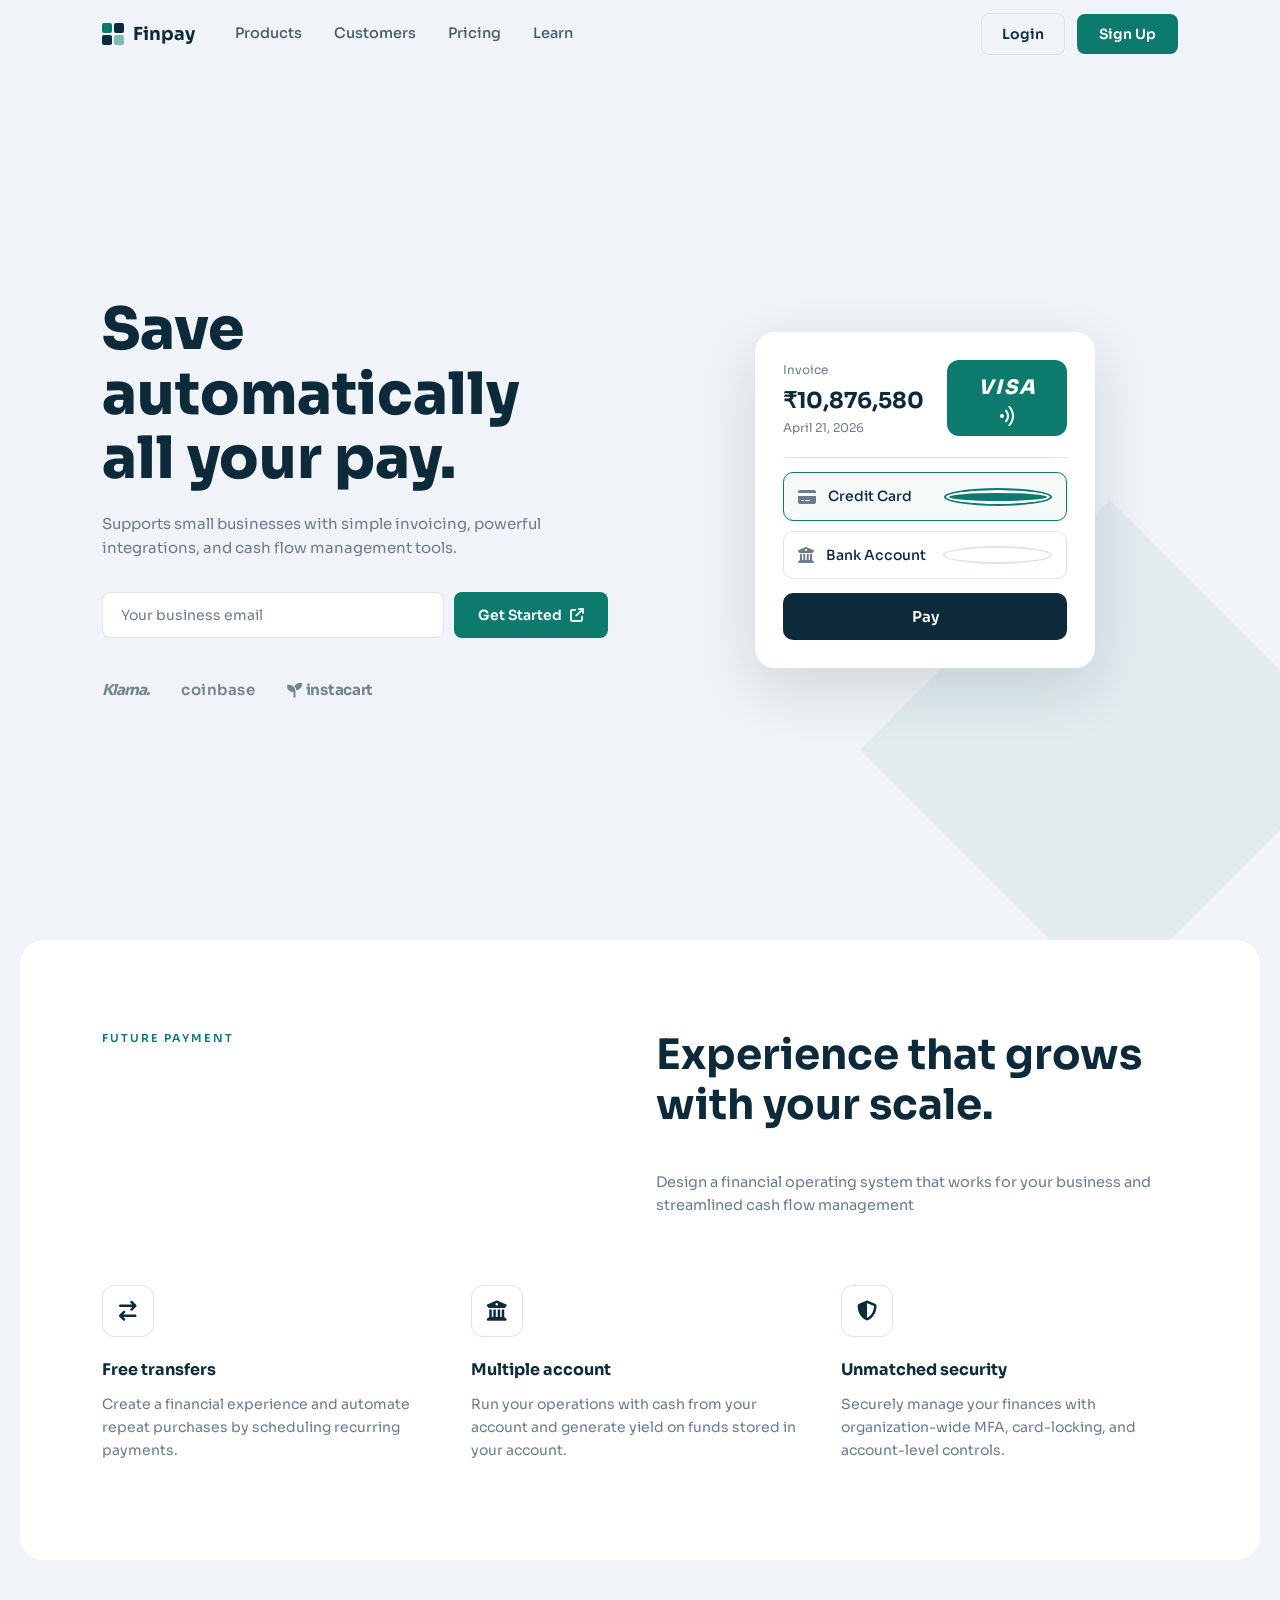
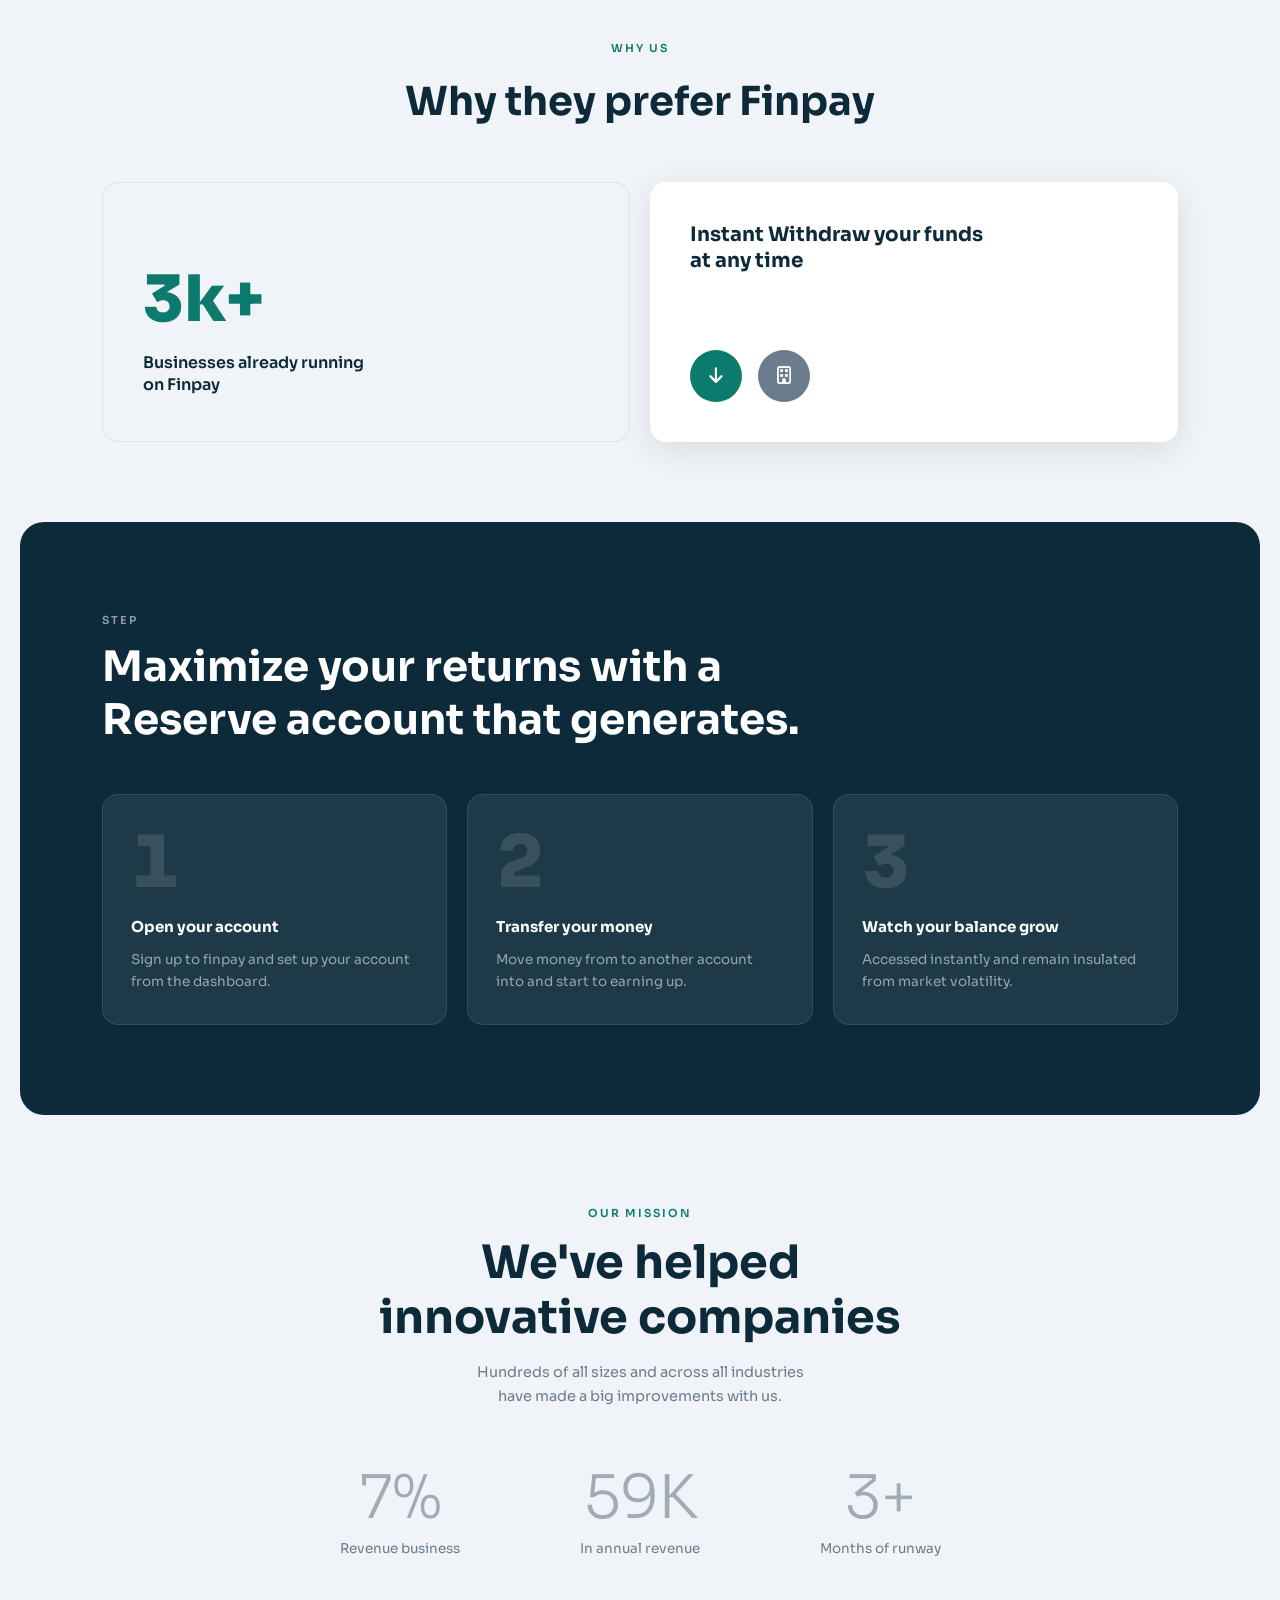
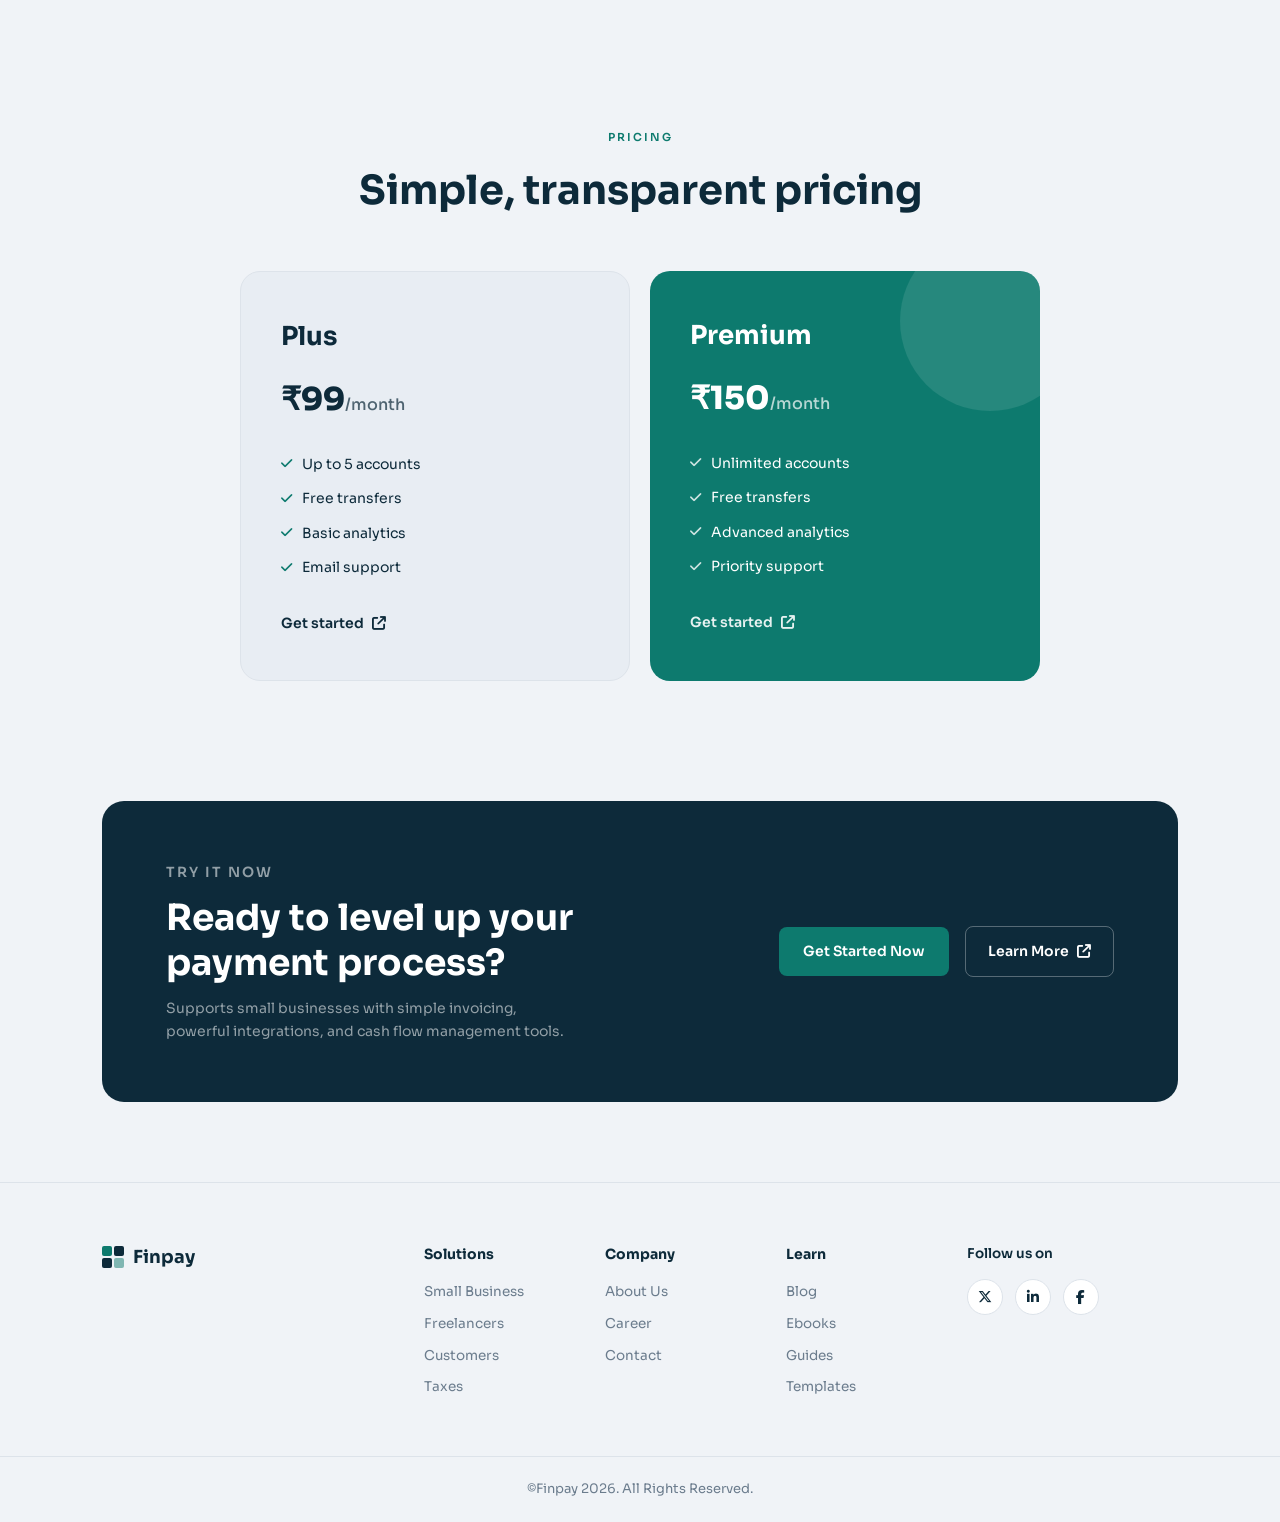
<file: Task1/index.html>
<!DOCTYPE html>
<html lang="en">
<head>
  <meta charset="UTF-8" />
  <meta name="viewport" content="width=device-width, initial-scale=1.0" />
  <title>Finpay – Save automatically all your pay.</title>
  <link rel="stylesheet" href="styles.css" />
  <link rel="preconnect" href="https://fonts.googleapis.com" />
  <link rel="preconnect" href="https://fonts.gstatic.com" crossorigin />
  <link href="https://fonts.googleapis.com/css2?family=Sora:wght@300;400;500;600;700;800&display=swap" rel="stylesheet" />
  <link rel="stylesheet" href="https://cdnjs.cloudflare.com/ajax/libs/font-awesome/6.5.0/css/all.min.css" />
</head>
<body>

  <!-- NAVBAR -->
  <header class="navbar" id="navbar">
    <div class="nav-inner">
      <a href="#" class="logo">
        <svg width="22" height="22" viewBox="0 0 22 22" fill="none" xmlns="http://www.w3.org/2000/svg">
          <rect width="10" height="10" rx="2" fill="#0d7a6e"/>
          <rect x="12" width="10" height="10" rx="2" fill="#0d2a3a"/>
          <rect y="12" width="10" height="10" rx="2" fill="#0d2a3a"/>
          <rect x="12" y="12" width="10" height="10" rx="2" fill="#0d7a6e" opacity="0.5"/>
        </svg>
        <span>Finpay</span>
      </a>
      <nav class="nav-links">
        <a href="#">Products</a>
        <a href="#">Customers</a>
        <a href="#">Pricing</a>
        <a href="#">Learn</a>
      </nav>
      <div class="nav-actions">
        <a href="#" class="btn-login">Login</a>
        <a href="#" class="btn-signup">Sign Up</a>
      </div>
      <button class="hamburger" id="hamburger" aria-label="Menu">
        <i class="fa-solid fa-bars"></i>
      </button>
    </div>
    <!-- mobile menu -->
    <div class="mobile-menu" id="mobileMenu">
      <a href="#">Products</a>
      <a href="#">Customers</a>
      <a href="#">Pricing</a>
      <a href="#">Learn</a>
      <a href="#" class="btn-login">Login</a>
      <a href="#" class="btn-signup">Sign Up</a>
    </div>
  </header>

  <!-- HERO -->
  <section class="hero">
    <div class="hero-bg-shape"></div>
    <div class="container hero-inner">
      <div class="hero-text" data-animate>
        <h1>Save automatically<br />all your pay.</h1>
        <p>Supports small businesses with simple invoicing, powerful integrations, and cash flow management tools.</p>
        <div class="hero-form">
          <input type="email" placeholder="Your business email" />
          <button class="btn-primary">Get Started <i class="fa-solid fa-arrow-up-right-from-square"></i></button>
        </div>
        <div class="partner-logos">
          <span class="partner klarna">Klarna.</span>
          <span class="partner coinbase">coinbase</span>
          <span class="partner instacart"><i class="fa-solid fa-seedling"></i>instacart</span>
        </div>
      </div>
      <div class="hero-card-wrap" data-animate data-delay="200">
        <div class="payment-card">
          <div class="card-top">
            <div class="card-info">
              <p class="card-label">Invoice</p>
              <p class="card-amount">₹10,876,580</p>
              <p class="card-date">April 21, 2026</p>
            </div>
            <div class="visa-chip">
              <span class="visa-text">VISA</span>
              <i class="fa-solid fa-wifi visa-wifi"></i>
            </div>
          </div>
          <div class="card-divider"></div>
          <div class="pay-option selected">
            <i class="fa-solid fa-credit-card"></i>
            <span>Credit Card</span>
            <span class="radio-dot active"></span>
          </div>
          <div class="pay-option">
            <i class="fa-solid fa-building-columns"></i>
            <span>Bank Account</span>
            <span class="radio-dot"></span>
          </div>
          <button class="btn-pay">Pay</button>
        </div>
      </div>
    </div>
  </section>

  <!-- FEATURES SECTION -->
  <section class="features-section">
    <div class="container">
      <div class="features-header" data-animate>
        <p class="eyebrow">FUTURE PAYMENT</p>
        <h2>Experience that grows<br />with your scale.</h2>
        <p class="features-sub">Design a financial operating system that works for your business and streamlined cash flow management</p>
      </div>
      <div class="features-grid">
        <div class="feature-card" data-animate>
          <div class="feat-icon">
            <i class="fa-solid fa-arrow-right-arrow-left"></i>
          </div>
          <h3>Free transfers</h3>
          <p>Create a financial experience and automate repeat purchases by scheduling recurring payments.</p>
        </div>
        <div class="feature-card" data-animate data-delay="100">
          <div class="feat-icon">
            <i class="fa-solid fa-building-columns"></i>
          </div>
          <h3>Multiple account</h3>
          <p>Run your operations with cash from your account and generate yield on funds stored in your account.</p>
        </div>
        <div class="feature-card" data-animate data-delay="200">
          <div class="feat-icon">
            <i class="fa-solid fa-shield-halved"></i>
          </div>
          <h3>Unmatched security</h3>
          <p>Securely manage your finances with organization-wide MFA, card-locking, and account-level controls.</p>
        </div>
      </div>
    </div>
  </section>

  <!-- WHY US SECTION -->
  <section class="why-section">
    <div class="container">
      <div class="why-header" data-animate>
        <p class="eyebrow">WHY US</p>
        <h2>Why they prefer Finpay</h2>
      </div>
      <div class="why-grid">
        <div class="why-stat-card" data-animate>
          <p class="stat-number teal">3k+</p>
          <p class="stat-desc">Businesses already running<br />on Finpay</p>
        </div>
        <div class="why-feature-card" data-animate data-delay="150">
          <h3>Instant Withdraw your funds<br />at any time</h3>
          <div class="withdraw-icons">
            <div class="w-icon teal-bg"><i class="fa-solid fa-arrow-down"></i></div>
            <div class="w-icon grey-bg"><i class="fa-regular fa-building"></i></div>
          </div>
        </div>
      </div>
    </div>
  </section>

  <!-- STEPS SECTION -->
  <section class="steps-section">
    <div class="container">
      <p class="eyebrow light">STEP</p>
      <h2 class="steps-title" data-animate>Maximize your returns with a<br />Reserve account that generates.</h2>
      <div class="steps-grid">
        <div class="step-card" data-animate>
          <span class="step-num">1</span>
          <h3>Open your account</h3>
          <p>Sign up to finpay and set up your account from the dashboard.</p>
        </div>
        <div class="step-card" data-animate data-delay="100">
          <span class="step-num">2</span>
          <h3>Transfer your money</h3>
          <p>Move money from to another account into and start to earning up.</p>
        </div>
        <div class="step-card" data-animate data-delay="200">
          <span class="step-num">3</span>
          <h3>Watch your balance grow</h3>
          <p>Accessed instantly and remain insulated from market volatility.</p>
        </div>
      </div>
    </div>
  </section>

  <!-- MISSION / STATS -->
  <section class="mission-section">
    <div class="container">
      <p class="eyebrow" data-animate>OUR MISSION</p>
      <h2 data-animate>We've helped<br />innovative companies</h2>
      <p class="mission-sub" data-animate>Hundreds of all sizes and across all industries<br />have made a big improvements with us.</p>
      <div class="stats-grid">
        <div class="stat-item" data-animate>
          <p class="big-stat">24%</p>
          <p>Revenue business</p>
        </div>
        <div class="stat-item" data-animate data-delay="100">
          <p class="big-stat">180K</p>
          <p>In annual revenue</p>
        </div>
        <div class="stat-item" data-animate data-delay="200">
          <p class="big-stat">10+</p>
          <p>Months of runway</p>
        </div>
      </div>
    </div>
  </section>

  <!-- PRICING -->
  <section class="pricing-section">
    <div class="container">
      <p class="eyebrow" data-animate>PRICING</p>
      <h2 data-animate>Simple, transparent pricing</h2>
      <div class="pricing-grid">
        <div class="pricing-card light-card" data-animate>
          <h3>Plus</h3>
          <p class="plan-price">₹99<span>/month</span></p>
          <ul>
            <li><i class="fa-solid fa-check"></i> Up to 5 accounts</li>
            <li><i class="fa-solid fa-check"></i> Free transfers</li>
            <li><i class="fa-solid fa-check"></i> Basic analytics</li>
            <li><i class="fa-solid fa-check"></i> Email support</li>
          </ul>
          <a href="#" class="plan-link">Get started <i class="fa-solid fa-arrow-up-right-from-square"></i></a>
        </div>
        <div class="pricing-card dark-card" data-animate data-delay="150">
          <div class="card-deco"></div>
          <h3>Premium</h3>
          <p class="plan-price">₹150<span>/month</span></p>
          <ul>
            <li><i class="fa-solid fa-check"></i> Unlimited accounts</li>
            <li><i class="fa-solid fa-check"></i> Free transfers</li>
            <li><i class="fa-solid fa-check"></i> Advanced analytics</li>
            <li><i class="fa-solid fa-check"></i> Priority support</li>
          </ul>
          <a href="#" class="plan-link light">Get started <i class="fa-solid fa-arrow-up-right-from-square"></i></a>
        </div>
      </div>
    </div>
  </section>

  <!-- CTA BANNER -->
  <section class="cta-section">
    <div class="container">
      <div class="cta-box" data-animate>
        <div class="cta-left">
          <p class="eyebrow light">TRY IT NOW</p>
          <h2>Ready to level up your<br />payment process?</h2>
          <p>Supports small businesses with simple invoicing, powerful integrations, and cash flow management tools.</p>
        </div>
        <div class="cta-right">
          <a href="#" class="btn-primary">Get Started Now</a>
          <a href="#" class="btn-outline-light">Learn More <i class="fa-solid fa-arrow-up-right-from-square"></i></a>
        </div>
      </div>
    </div>
  </section>

  <!-- FOOTER -->
  <footer class="footer">
    <div class="container footer-inner">
      <div class="footer-brand">
        <a href="#" class="logo">
          <svg width="22" height="22" viewBox="0 0 22 22" fill="none" xmlns="http://www.w3.org/2000/svg">
            <rect width="10" height="10" rx="2" fill="#0d7a6e"/>
            <rect x="12" width="10" height="10" rx="2" fill="#0d2a3a"/>
            <rect y="12" width="10" height="10" rx="2" fill="#0d2a3a"/>
            <rect x="12" y="12" width="10" height="10" rx="2" fill="#0d7a6e" opacity="0.5"/>
          </svg>
          <span>Finpay</span>
        </a>
      </div>
      <div class="footer-col">
        <h4>Solutions</h4>
        <a href="#">Small Business</a>
        <a href="#">Freelancers</a>
        <a href="#">Customers</a>
        <a href="#">Taxes</a>
      </div>
      <div class="footer-col">
        <h4>Company</h4>
        <a href="#">About Us</a>
        <a href="#">Career</a>
        <a href="#">Contact</a>
      </div>
      <div class="footer-col">
        <h4>Learn</h4>
        <a href="#">Blog</a>
        <a href="#">Ebooks</a>
        <a href="#">Guides</a>
        <a href="#">Templates</a>
      </div>
      <div class="footer-social">
        <p>Follow us on</p>
        <div class="social-icons">
          <a href="#" aria-label="Twitter"><i class="fa-brands fa-x-twitter"></i></a>
          <a href="#" aria-label="LinkedIn"><i class="fa-brands fa-linkedin-in"></i></a>
          <a href="#" aria-label="Facebook"><i class="fa-brands fa-facebook-f"></i></a>
        </div>
      </div>
    </div>
    <div class="footer-bottom">
      <p>©Finpay 2026. All Rights Reserved.</p>
    </div>
  </footer>

  <script src="script.js"></script>
</body>
</html>
</file>
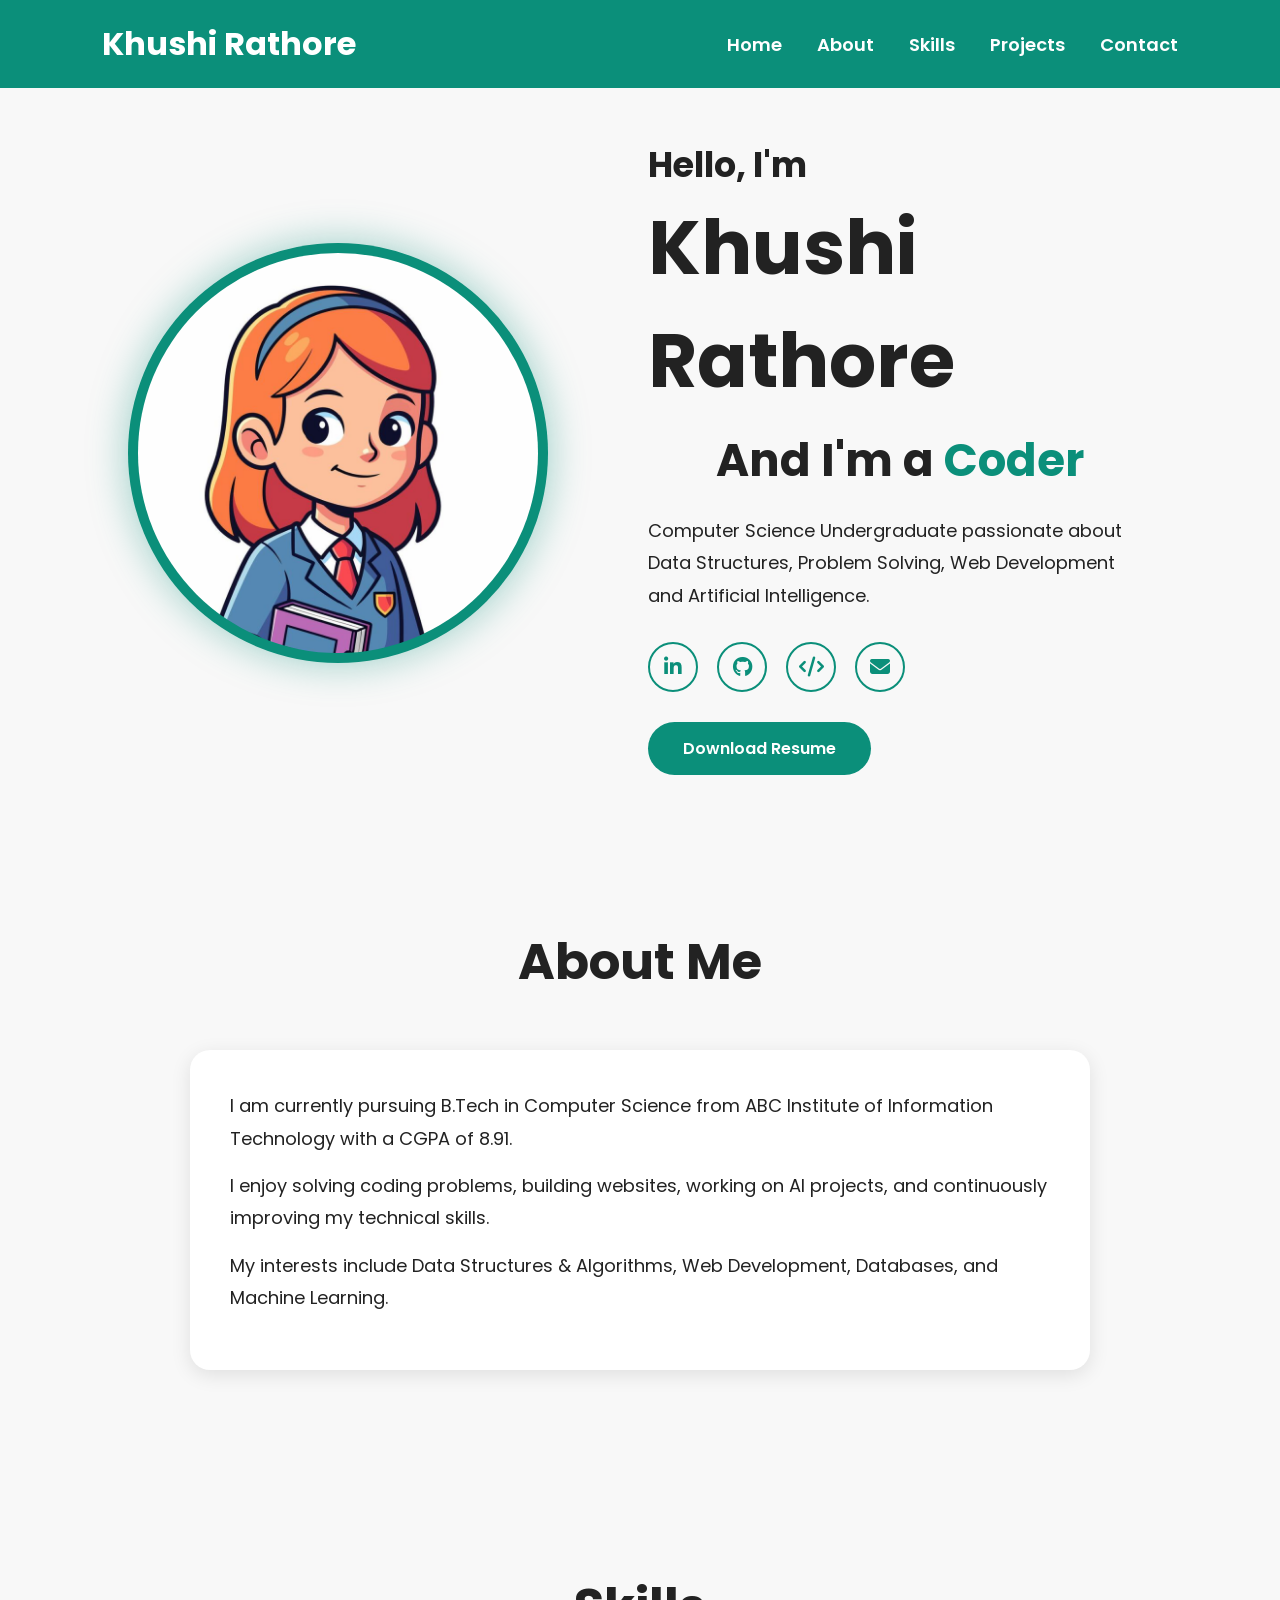
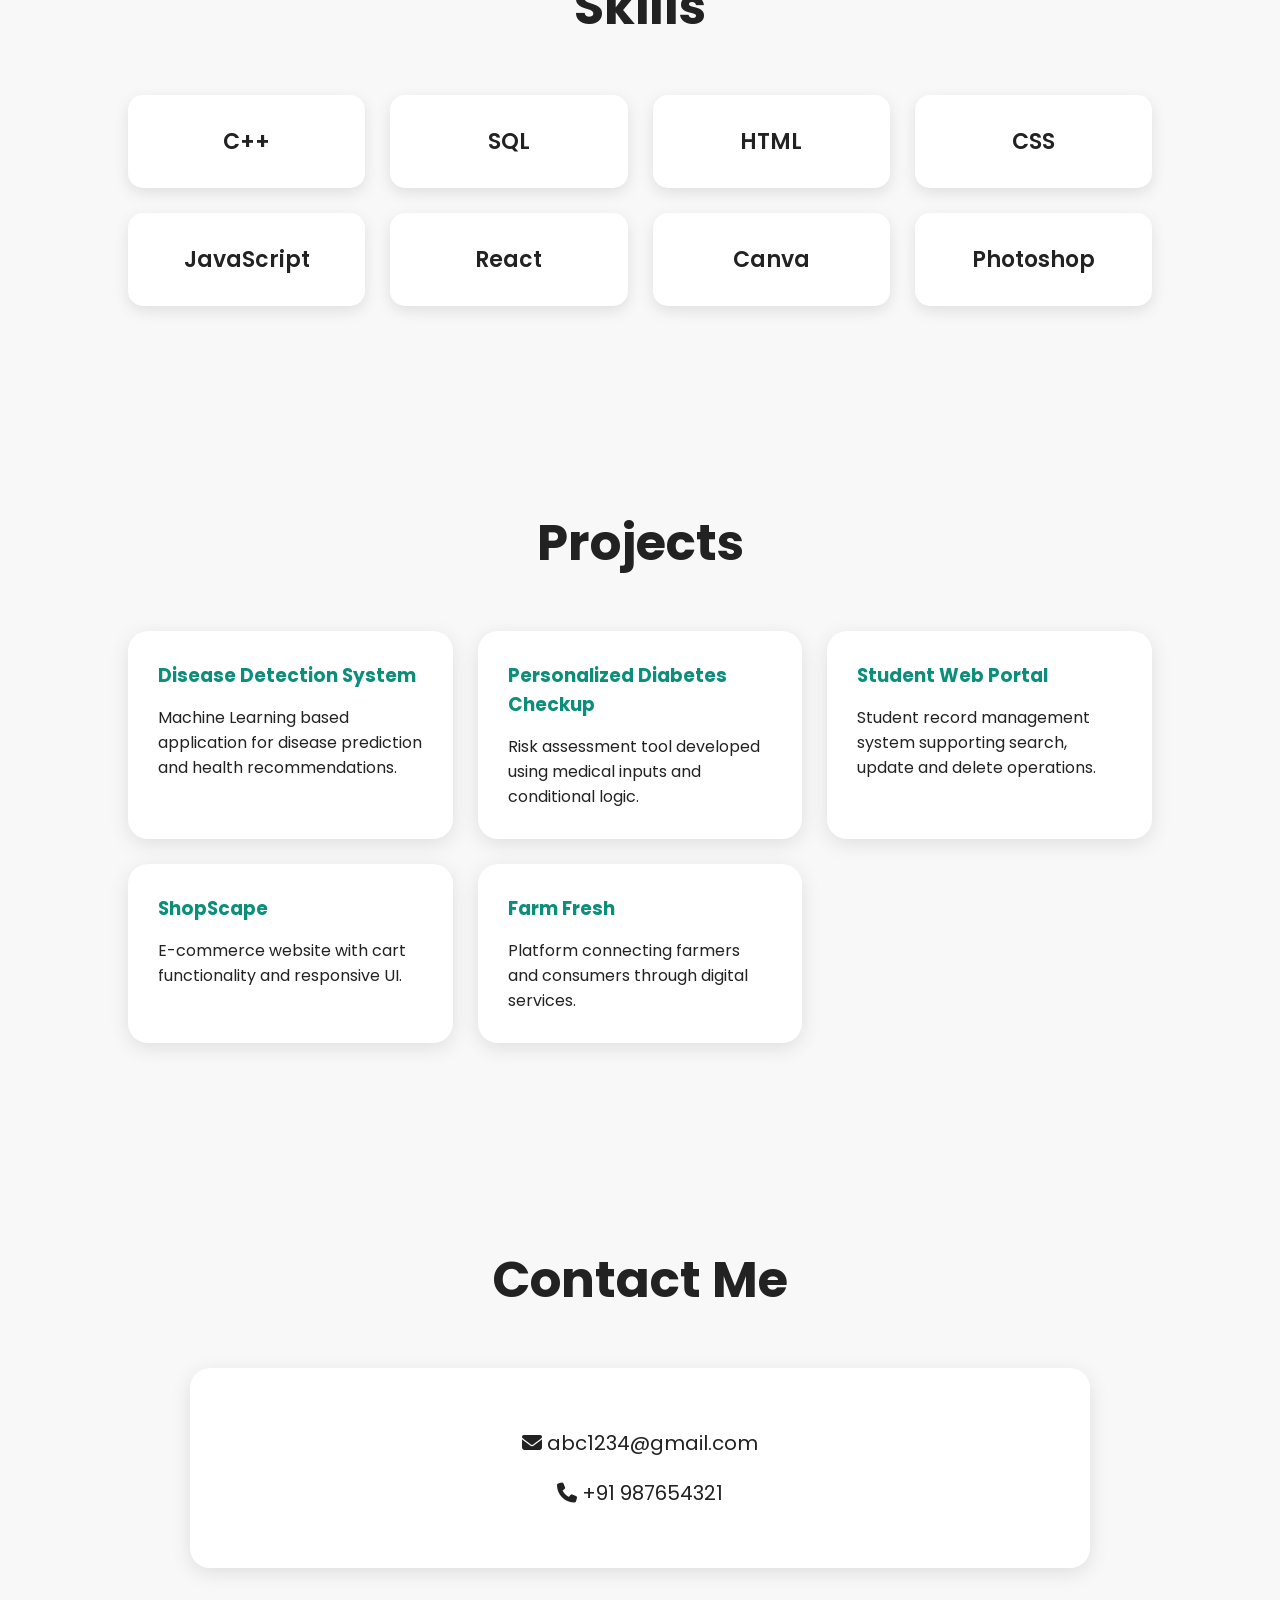
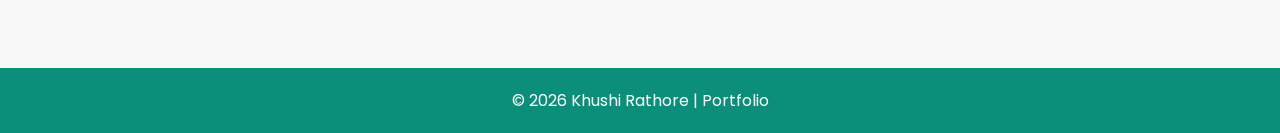
<file: Task2/index.html>
<!DOCTYPE html>
<html lang="en">
<head>
<meta charset="UTF-8">
<meta name="viewport" content="width=device-width, initial-scale=1.0">

<title>Khushi Rathore Portfolio</title>

<link rel="stylesheet" href="style.css">

<link
href="https://cdnjs.cloudflare.com/ajax/libs/font-awesome/6.5.1/css/all.min.css"
rel="stylesheet">

<link
href="https://fonts.googleapis.com/css2?family=Poppins:wght@300;400;500;600;700&display=swap"
rel="stylesheet">
</head>

<body>

<nav>
    <div class="logo">Khushi Rathore</div>

    <ul>
        <li><a href="#home">Home</a></li>
        <li><a href="#about">About</a></li>
        <li><a href="#skills">Skills</a></li>
        <li><a href="#projects">Projects</a></li>
        <li><a href="#contact">Contact</a></li>
    </ul>
</nav>

<section id="home" class="hero">

    <div class="hero-image">
        <!-- Replace with your image -->
        <img src="p.png" alt="Khushi Rathore">
    </div>

    <div class="hero-content">

        <h3>Hello, I'm</h3>

        <h1>Khushi Rathore</h1>

        <h2>
            And I'm a
            <span id="typing"></span>
        </h2>

        <p>
            Computer Science Undergraduate passionate about
            Data Structures, Problem Solving, Web Development
            and Artificial Intelligence.
        </p>

        <div class="social-icons">

            <a href="#">
                <i class="fab fa-linkedin-in"></i>
            </a>

            <a href="#">
                <i class="fab fa-github"></i>
            </a>

            <a href="#">
                <i class="fas fa-code"></i>
            </a>

            <a href="#">
                <i class="fas fa-envelope"></i>
            </a>

        </div>

        <a href="#" class="btn">
            Download Resume
        </a>

    </div>

</section>

<section id="about">

    <h2>About Me</h2>

    <div class="about-box">

        <p>
            I am currently pursuing B.Tech in Computer Science
            from ABC Institute of Information Technology
            with a CGPA of 8.91.
        </p>

        <p>
            I enjoy solving coding problems, building websites,
            working on AI projects, and continuously improving
            my technical skills.
        </p>

        <p>
            My interests include Data Structures & Algorithms,
            Web Development, Databases, and Machine Learning.
        </p>

    </div>

</section>

<section id="skills">

    <h2>Skills</h2>

    <div class="skills-grid">

        <div class="skill-card">C++</div>
        <div class="skill-card">SQL</div>
        <div class="skill-card">HTML</div>
        <div class="skill-card">CSS</div>
        <div class="skill-card">JavaScript</div>
        <div class="skill-card">React</div>
        <div class="skill-card">Canva</div>
        <div class="skill-card">Photoshop</div>

    </div>

</section>

<section id="projects">

    <h2>Projects</h2>

    <div class="project-container">

        <div class="project-card">
            <h3>Disease Detection System</h3>

            <p>
                Machine Learning based application for disease
                prediction and health recommendations.
            </p>
        </div>

        <div class="project-card">
            <h3>Personalized Diabetes Checkup</h3>

            <p>
                Risk assessment tool developed using medical
                inputs and conditional logic.
            </p>
        </div>

        <div class="project-card">
            <h3>Student Web Portal</h3>

            <p>
                Student record management system supporting
                search, update and delete operations.
            </p>
        </div>

        <div class="project-card">
            <h3>ShopScape</h3>

            <p>
                E-commerce website with cart functionality
                and responsive UI.
            </p>
        </div>

        <div class="project-card">
            <h3>Farm Fresh</h3>

            <p>
                Platform connecting farmers and consumers
                through digital services.
            </p>
        </div>

    </div>

</section>

<section id="contact">

    <h2>Contact Me</h2>

    <div class="contact-box">

        <p>
            <i class="fas fa-envelope"></i>
            abc1234@gmail.com
        </p>

        <p>
            <i class="fas fa-phone"></i>
            +91 987654321
        </p>

    </div>

</section>

<footer>
    © 2026 Khushi Rathore | Portfolio
</footer>

<script src="script.js"></script>

</body>
</html>
</file>
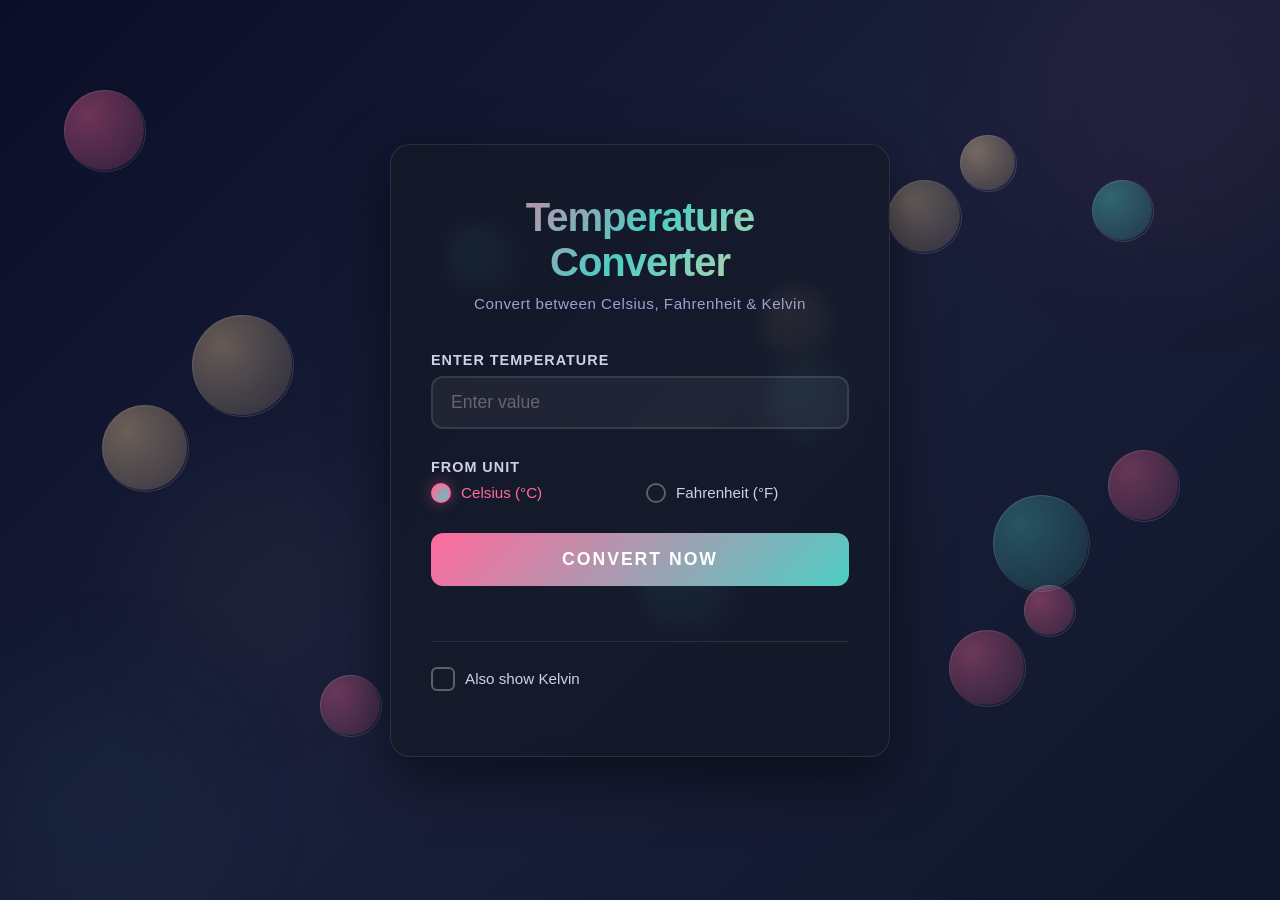
<file: Task3/index.html>
<!DOCTYPE html>
<html lang="en">
<head>
    <meta charset="UTF-8">
    <meta name="viewport" content="width=device-width, initial-scale=1.0">
    <title>Temperature Converter</title>
    <link rel="stylesheet" href="styles.css">
</head>
<body>
    <div class="bg-orb orb-1"></div>
    <div class="bg-orb orb-2"></div>
    <div class="bg-orb orb-3"></div>

    <!-- Animated Bubbles - Scattered across background -->
    <div class="bubble bubble-1"></div>
    <div class="bubble bubble-2"></div>
    <div class="bubble bubble-3"></div>
    <div class="bubble bubble-4"></div>
    <div class="bubble bubble-5"></div>
    <div class="bubble bubble-6"></div>
    <div class="bubble bubble-7"></div>
    <div class="bubble bubble-8"></div>
    <div class="bubble bubble-9"></div>
    <div class="bubble bubble-10"></div>
    <div class="bubble bubble-11"></div>
    <div class="bubble bubble-12"></div>
    <div class="bubble bubble-13"></div>
    <div class="bubble bubble-14"></div>
    <div class="bubble bubble-15"></div>

    <div class="container">
        <div class="card">
            <div class="header">
                <h1 class="title">Temperature Converter</h1>
                <p class="subtitle">Convert between Celsius, Fahrenheit & Kelvin</p>
            </div>

            <div class="input-group">
                <label class="label">Enter Temperature</label>
                <input type="number" id="tempInput" placeholder="Enter value" step="0.01">
                <div class="error-message" id="errorMessage">Please enter a valid number</div>
            </div>

            <div class="input-group">
                <label class="label">From Unit</label>
                <div class="unit-selector">
                    <div class="radio-group">
                        <input type="radio" id="celsius" name="unit" value="celsius" checked>
                        <label for="celsius" class="radio-label">Celsius (°C)</label>
                    </div>
                    <div class="radio-group">
                        <input type="radio" id="fahrenheit" name="unit" value="fahrenheit">
                        <label for="fahrenheit" class="radio-label">Fahrenheit (°F)</label>
                    </div>
                </div>
            </div>

            <button class="convert-btn" id="convertBtn">Convert Now</button>

            <div class="result-section" id="resultSection" style="display: none;">
                <div class="result-label">Converted Temperature</div>
                <div class="result-value" id="resultValue">—</div>
                <div class="result-unit" id="resultUnit">°C</div>
            </div>

            <div class="kelvin-section">
                <div class="kelvin-toggle">
                    <input type="checkbox" id="kelvinToggle" class="checkbox">
                    <label for="kelvinToggle" class="radio-label">Also show Kelvin</label>
                </div>
                <div class="kelvin-result" id="kelvinResult">
                    <div class="kelvin-value" id="kelvinValue">—</div>
                    <div class="kelvin-unit">Kelvin (K)</div>
                </div>
            </div>
        </div>
    </div>

    <script src="script.js"></script>
</body>
</html>
</file>
<file: Task1/styles.css>
/* ========================================
   FINPAY – styles.css
   Color palette:
     --teal:    #0d7a6e  (primary brand teal)
     --dark:    #0d2a3a  (deep navy/dark sections)
     --light:   #f4f6f8  (page background)
     --white:   #ffffff
     --text:    #1a2b3c
     --muted:   #6b7c8d
   ======================================== */

*, *::before, *::after { box-sizing: border-box; margin: 0; padding: 0; }

:root {
  --teal: #0d7a6e;
  --teal-light: #12a091;
  --dark: #0d2a3a;
  --dark-card: #0e3044;
  --light: #f0f3f7;
  --white: #ffffff;
  --text: #0d2a3a;
  --muted: #6b7c8d;
  --border: #dde3ea;
  --font: 'Sora', sans-serif;
  --radius: 16px;
  --radius-sm: 10px;
  --shadow: 0 8px 32px rgba(13,42,58,0.10);
  --shadow-lg: 0 20px 60px rgba(13,42,58,0.14);
}

html { scroll-behavior: smooth; }

body {
  font-family: var(--font);
  background: var(--light);
  color: var(--text);
  line-height: 1.6;
  overflow-x: hidden;
}

/* ---- UTILITIES ---- */
.container {
  max-width: 1140px;
  margin: 0 auto;
  padding: 0 32px;
}

.eyebrow {
  font-size: 11px;
  font-weight: 600;
  letter-spacing: 2px;
  text-transform: uppercase;
  color: var(--teal);
  margin-bottom: 12px;
}
.eyebrow.light { color: rgba(255,255,255,0.55); }

/* ---- NAVBAR ---- */
.navbar {
  position: fixed;
  top: 0;
  left: 0;
  right: 0;
  z-index: 100;
  background: rgba(240, 243, 247, 0.92);
  backdrop-filter: blur(14px);
  border-bottom: 1px solid transparent;
  transition: border-color 0.3s, box-shadow 0.3s;
}
.navbar.scrolled {
  border-color: var(--border);
  box-shadow: 0 2px 20px rgba(13,42,58,0.07);
}
.nav-inner {
  max-width: 1140px;
  margin: 0 auto;
  padding: 0 32px;
  height: 68px;
  display: flex;
  align-items: center;
  gap: 40px;
}
.logo {
  display: flex;
  align-items: center;
  gap: 9px;
  font-size: 18px;
  font-weight: 700;
  color: var(--text);
  text-decoration: none;
  flex-shrink: 0;
}
.nav-links {
  display: flex;
  gap: 32px;
  flex: 1;
}
.nav-links a {
  text-decoration: none;
  font-size: 14.5px;
  font-weight: 500;
  color: var(--text);
  opacity: 0.75;
  transition: opacity 0.2s;
}
.nav-links a:hover { opacity: 1; }
.nav-actions {
  display: flex;
  align-items: center;
  gap: 12px;
  margin-left: auto;
}
.btn-login {
  text-decoration: none;
  font-size: 14px;
  font-weight: 600;
  color: var(--text);
  padding: 9px 20px;
  border: 1.5px solid var(--border);
  border-radius: 8px;
  transition: border-color 0.2s, background 0.2s;
}
.btn-login:hover { border-color: var(--teal); background: rgba(13,122,110,0.05); }
.btn-signup {
  text-decoration: none;
  font-size: 14px;
  font-weight: 600;
  color: #fff;
  padding: 9px 22px;
  background: var(--teal);
  border-radius: 8px;
  transition: background 0.2s, transform 0.15s;
}
.btn-signup:hover { background: var(--teal-light); transform: translateY(-1px); }
.hamburger {
  display: none;
  background: none;
  border: none;
  font-size: 20px;
  color: var(--text);
  cursor: pointer;
  margin-left: auto;
}
.mobile-menu {
  display: none;
  flex-direction: column;
  background: var(--white);
  padding: 16px 32px 24px;
  border-top: 1px solid var(--border);
  gap: 8px;
}
.mobile-menu a {
  text-decoration: none;
  font-size: 15px;
  font-weight: 500;
  color: var(--text);
  padding: 8px 0;
}
.mobile-menu.open { display: flex; }

/* ---- HERO ---- */
.hero {
  padding-top: 120px;
  padding-bottom: 60px;
  position: relative;
  overflow: hidden;
  background: var(--light);
}
.hero-bg-shape {
  position: absolute;
  right: -80px;
  bottom: -60px;
  width: 500px;
  height: 500px;
  background: url("data:image/svg+xml,%3Csvg viewBox='0 0 400 400' xmlns='http://www.w3.org/2000/svg'%3E%3Cpath d='M200 0 L400 200 L200 400 L0 200 Z' fill='rgba(13,122,110,0.06)'/%3E%3C/svg%3E") no-repeat center;
  background-size: contain;
  pointer-events: none;
}
.hero-inner {
  display: grid;
  grid-template-columns: 1fr 1fr;
  gap: 64px;
  align-items: center;
  min-height: calc(100vh - 140px);
}
.hero-text h1 {
  font-size: clamp(36px, 5vw, 58px);
  font-weight: 800;
  line-height: 1.12;
  color: var(--text);
  margin-bottom: 20px;
}
.hero-text p {
  font-size: 15px;
  color: var(--muted);
  max-width: 460px;
  margin-bottom: 32px;
}
.hero-form {
  display: flex;
  gap: 10px;
  margin-bottom: 40px;
  flex-wrap: wrap;
}
.hero-form input {
  flex: 1;
  min-width: 200px;
  padding: 13px 18px;
  border: 1.5px solid var(--border);
  border-radius: 8px;
  font-family: var(--font);
  font-size: 14px;
  color: var(--text);
  background: var(--white);
  outline: none;
  transition: border-color 0.2s;
}
.hero-form input:focus { border-color: var(--teal); }
.hero-form input::placeholder { color: var(--muted); }
.btn-primary {
  display: inline-flex;
  align-items: center;
  gap: 8px;
  padding: 13px 24px;
  background: var(--teal);
  color: #fff;
  font-family: var(--font);
  font-size: 14px;
  font-weight: 600;
  border: none;
  border-radius: 8px;
  cursor: pointer;
  text-decoration: none;
  transition: background 0.2s, transform 0.15s;
}
.btn-primary:hover { background: var(--teal-light); transform: translateY(-2px); }
.partner-logos {
  display: flex;
  align-items: center;
  gap: 32px;
  flex-wrap: wrap;
}
.partner {
  font-size: 15px;
  font-weight: 700;
  color: var(--text);
  opacity: 0.55;
  letter-spacing: -0.3px;
}
.partner.klarna { font-style: italic; letter-spacing: -1px; }
.partner.coinbase { font-weight: 600; letter-spacing: 0.5px; }
.partner.instacart { display: flex; align-items: center; gap: 4px; }

/* PAYMENT CARD */
.hero-card-wrap {
  display: flex;
  justify-content: center;
  align-items: center;
}
.payment-card {
  background: var(--white);
  border-radius: 20px;
  box-shadow: var(--shadow-lg);
  padding: 28px;
  width: 340px;
  position: relative;
}
.card-top {
  display: flex;
  justify-content: space-between;
  align-items: flex-start;
  margin-bottom: 20px;
}
.card-label {
  font-size: 12px;
  color: var(--muted);
  margin-bottom: 4px;
}
.card-amount {
  font-size: 22px;
  font-weight: 700;
  color: var(--text);
}
.card-date { font-size: 12px; color: var(--muted); }
.visa-chip {
  background: var(--teal);
  color: #fff;
  border-radius: 12px;
  padding: 12px 18px;
  display: flex;
  flex-direction: column;
  align-items: center;
  gap: 4px;
  min-width: 120px;
  text-align: center;
}
.visa-text {
  font-size: 20px;
  font-weight: 800;
  letter-spacing: 2px;
  font-style: italic;
}
.visa-wifi { font-size: 16px; transform: rotate(90deg); }
.card-divider {
  height: 1px;
  background: var(--border);
  margin-bottom: 14px;
}
.pay-option {
  display: flex;
  align-items: center;
  gap: 12px;
  padding: 12px 14px;
  border-radius: var(--radius-sm);
  margin-bottom: 10px;
  border: 1.5px solid var(--border);
  cursor: pointer;
  transition: border-color 0.2s;
}
.pay-option.selected { border-color: var(--teal); background: rgba(13,122,110,0.04); }
.pay-option i { color: var(--muted); font-size: 16px; }
.pay-option span { font-size: 14px; font-weight: 500; flex: 1; }
.radio-dot {
  width: 18px;
  height: 18px;
  border-radius: 50%;
  border: 2px solid var(--border);
  flex-shrink: 0;
}
.radio-dot.active {
  border-color: var(--teal);
  background: var(--teal);
  box-shadow: inset 0 0 0 3px white;
}
.btn-pay {
  width: 100%;
  padding: 14px;
  background: var(--dark);
  color: #fff;
  font-family: var(--font);
  font-size: 15px;
  font-weight: 600;
  border: none;
  border-radius: 10px;
  cursor: pointer;
  margin-top: 4px;
  transition: background 0.2s;
}
.btn-pay:hover { background: #1a3d55; }

/* ---- FEATURES ---- */
.features-section {
  background: var(--white);
  padding: 90px 0;
  border-radius: 24px;
  margin: 0 20px;
}
.features-header {
  display: grid;
  grid-template-columns: 1fr 1fr;
  gap: 32px;
  margin-bottom: 60px;
  align-items: start;
}
.features-header h2 {
  font-size: clamp(28px, 3.5vw, 42px);
  font-weight: 700;
  line-height: 1.2;
}
.features-sub {
  font-size: 14.5px;
  color: var(--muted);
  padding-top: 8px;
  grid-column: 2;
}
.features-grid {
  display: grid;
  grid-template-columns: repeat(3, 1fr);
  gap: 32px;
}
.feature-card {
  padding: 8px 0;
}
.feat-icon {
  width: 52px;
  height: 52px;
  border: 1.5px solid var(--border);
  border-radius: 12px;
  display: flex;
  align-items: center;
  justify-content: center;
  font-size: 20px;
  color: var(--text);
  margin-bottom: 20px;
}
.feature-card h3 {
  font-size: 16px;
  font-weight: 700;
  margin-bottom: 10px;
}
.feature-card p {
  font-size: 14px;
  color: var(--muted);
  line-height: 1.65;
}

/* ---- WHY US ---- */
.why-section {
  padding: 80px 0;
  background: var(--light);
}
.why-header { margin-bottom: 48px; text-align: center; }
.why-header h2 { font-size: clamp(28px, 3.5vw, 40px); font-weight: 700; }
.why-grid {
  display: grid;
  grid-template-columns: 1fr 1fr;
  gap: 20px;
}
.why-stat-card {
  background: var(--light);
  border: 1.5px solid var(--border);
  border-radius: var(--radius);
  padding: 44px 40px;
  display: flex;
  flex-direction: column;
  justify-content: flex-end;
  min-height: 260px;
}
.stat-number {
  font-size: 64px;
  font-weight: 800;
  line-height: 1;
  margin-bottom: 20px;
}
.stat-number.teal { color: var(--teal); }
.stat-desc { font-size: 16px; font-weight: 600; color: var(--text); line-height: 1.4; }
.why-feature-card {
  background: var(--white);
  border-radius: var(--radius);
  padding: 40px;
  box-shadow: var(--shadow);
  display: flex;
  flex-direction: column;
  justify-content: space-between;
  min-height: 260px;
}
.why-feature-card h3 { font-size: 20px; font-weight: 700; line-height: 1.3; }
.withdraw-icons { display: flex; gap: 16px; margin-top: 32px; }
.w-icon {
  width: 52px;
  height: 52px;
  border-radius: 50%;
  display: flex;
  align-items: center;
  justify-content: center;
  font-size: 18px;
  color: #fff;
}
.teal-bg { background: var(--teal); }
.grey-bg { background: var(--muted); }

/* ---- STEPS ---- */
.steps-section {
  background: var(--dark);
  padding: 90px 0;
  margin: 0 20px;
  border-radius: 24px;
}
.steps-title {
  font-size: clamp(26px, 3.5vw, 42px);
  font-weight: 700;
  color: #fff;
  margin-bottom: 48px;
  line-height: 1.25;
}
.steps-grid {
  display: grid;
  grid-template-columns: repeat(3, 1fr);
  gap: 20px;
}
.step-card {
  background: rgba(255,255,255,0.07);
  border: 1px solid rgba(255,255,255,0.1);
  border-radius: var(--radius);
  padding: 32px 28px;
  position: relative;
  overflow: hidden;
  transition: background 0.25s;
}
.step-card:hover { background: rgba(255,255,255,0.11); }
.step-num {
  display: block;
  font-size: 72px;
  font-weight: 800;
  color: rgba(255,255,255,0.12);
  line-height: 1;
  margin-bottom: 16px;
  font-variant-numeric: tabular-nums;
}
.step-card h3 { font-size: 15px; font-weight: 700; color: #fff; margin-bottom: 10px; }
.step-card p { font-size: 13.5px; color: rgba(255,255,255,0.55); line-height: 1.6; }

/* ---- MISSION ---- */
.mission-section {
  padding: 90px 0;
  text-align: center;
  background: var(--light);
}
.mission-section h2 {
  font-size: clamp(28px, 4vw, 46px);
  font-weight: 700;
  line-height: 1.2;
  margin-bottom: 16px;
}
.mission-sub { font-size: 14.5px; color: var(--muted); margin-bottom: 60px; }
.stats-grid {
  display: grid;
  grid-template-columns: repeat(3, 1fr);
  gap: 20px;
  max-width: 700px;
  margin: 0 auto;
}
.stat-item { text-align: center; }
.big-stat {
  font-size: clamp(40px, 5vw, 60px);
  font-weight: 300;
  color: var(--muted);
  opacity: 0.6;
  line-height: 1;
  margin-bottom: 10px;
  letter-spacing: -1px;
}
.stat-item p:last-child { font-size: 13.5px; color: var(--muted); }

/* ---- PRICING ---- */
.pricing-section {
  padding: 80px 0;
  background: var(--light);
  text-align: center;
}
.pricing-section h2 {
  font-size: clamp(26px, 3.5vw, 40px);
  font-weight: 700;
  margin-bottom: 48px;
}
.pricing-grid {
  display: grid;
  grid-template-columns: repeat(2, 1fr);
  gap: 20px;
  max-width: 800px;
  margin: 0 auto;
  text-align: left;
}
.pricing-card {
  border-radius: 20px;
  padding: 44px 40px;
  position: relative;
  overflow: hidden;
  transition: transform 0.2s;
}
.pricing-card:hover { transform: translateY(-4px); }
.light-card {
  background: #e8edf3;
  border: 1.5px solid var(--border);
}
.dark-card {
  background: var(--teal);
  color: #fff;
}
.card-deco {
  position: absolute;
  top: -40px;
  right: -40px;
  width: 180px;
  height: 180px;
  border-radius: 50%;
  background: rgba(255,255,255,0.1);
  pointer-events: none;
}
.pricing-card h3 {
  font-size: 26px;
  font-weight: 700;
  margin-bottom: 16px;
}
.plan-price {
  font-size: 32px;
  font-weight: 800;
  margin-bottom: 28px;
}
.plan-price span { font-size: 16px; font-weight: 500; opacity: 0.7; }
.pricing-card ul {
  list-style: none;
  display: flex;
  flex-direction: column;
  gap: 12px;
  margin-bottom: 32px;
}
.pricing-card ul li {
  font-size: 14px;
  display: flex;
  align-items: center;
  gap: 10px;
}
.pricing-card ul li i { color: var(--teal); font-size: 13px; }
.dark-card ul li i { color: rgba(255,255,255,0.8); }
.plan-link {
  display: inline-flex;
  align-items: center;
  gap: 8px;
  font-size: 14px;
  font-weight: 600;
  color: var(--text);
  text-decoration: none;
  transition: gap 0.2s;
}
.plan-link:hover { gap: 12px; }
.plan-link.light { color: rgba(255,255,255,0.9); }

/* ---- CTA ---- */
.cta-section {
  padding: 40px 0 80px;
  background: var(--light);
}
.cta-box {
  background: var(--dark);
  border-radius: 22px;
  padding: 60px 64px;
  display: flex;
  align-items: center;
  justify-content: space-between;
  gap: 40px;
  flex-wrap: wrap;
}
.cta-left h2 {
  font-size: clamp(24px, 3vw, 36px);
  font-weight: 700;
  color: #fff;
  margin-bottom: 12px;
  line-height: 1.25;
}
.cta-left p { font-size: 14px; color: rgba(255,255,255,0.55); max-width: 400px; }
.cta-right {
  display: flex;
  align-items: center;
  gap: 16px;
  flex-wrap: wrap;
  flex-shrink: 0;
}
.btn-outline-light {
  display: inline-flex;
  align-items: center;
  gap: 8px;
  padding: 13px 22px;
  border: 1.5px solid rgba(255,255,255,0.3);
  border-radius: 8px;
  color: #fff;
  font-family: var(--font);
  font-size: 14px;
  font-weight: 600;
  text-decoration: none;
  transition: border-color 0.2s;
}
.btn-outline-light:hover { border-color: rgba(255,255,255,0.6); }

/* ---- FOOTER ---- */
.footer {
  background: var(--light);
  border-top: 1px solid var(--border);
  padding: 60px 0 0;
}
.footer-inner {
  display: grid;
  grid-template-columns: 2fr 1fr 1fr 1fr 1.5fr;
  gap: 40px;
  padding-bottom: 48px;
}
.footer-brand .logo { color: var(--text); }
.footer-col h4 {
  font-size: 14px;
  font-weight: 700;
  margin-bottom: 16px;
}
.footer-col a {
  display: block;
  font-size: 13.5px;
  color: var(--muted);
  text-decoration: none;
  margin-bottom: 10px;
  transition: color 0.2s;
}
.footer-col a:hover { color: var(--teal); }
.footer-social p { font-size: 13.5px; font-weight: 600; margin-bottom: 14px; }
.social-icons { display: flex; gap: 12px; }
.social-icons a {
  width: 36px;
  height: 36px;
  border-radius: 50%;
  background: var(--white);
  border: 1.5px solid var(--border);
  display: flex;
  align-items: center;
  justify-content: center;
  font-size: 14px;
  color: var(--text);
  text-decoration: none;
  transition: background 0.2s, color 0.2s;
}
.social-icons a:hover { background: var(--teal); color: #fff; border-color: var(--teal); }
.footer-bottom {
  border-top: 1px solid var(--border);
  text-align: center;
  padding: 22px;
  font-size: 13px;
  color: var(--muted);
}

/* ---- ANIMATIONS ---- */
[data-animate] {
  opacity: 0;
  transform: translateY(28px);
  transition: opacity 0.65s ease, transform 0.65s ease;
}
[data-animate].visible {
  opacity: 1;
  transform: translateY(0);
}
[data-delay="100"] { transition-delay: 0.1s; }
[data-delay="150"] { transition-delay: 0.15s; }
[data-delay="200"] { transition-delay: 0.2s; }
[data-delay="300"] { transition-delay: 0.3s; }

/* ---- RESPONSIVE ---- */
@media (max-width: 900px) {
  .hero-inner { grid-template-columns: 1fr; gap: 48px; min-height: auto; }
  .hero { padding-top: 100px; }
  .hero-card-wrap { justify-content: flex-start; }
  .features-header { grid-template-columns: 1fr; }
  .features-sub { grid-column: 1; }
  .features-grid { grid-template-columns: 1fr; gap: 24px; }
  .why-grid { grid-template-columns: 1fr; }
  .steps-grid { grid-template-columns: 1fr; }
  .stats-grid { grid-template-columns: repeat(3, 1fr); }
  .pricing-grid { grid-template-columns: 1fr; max-width: 420px; }
  .cta-box { padding: 44px 36px; flex-direction: column; }
  .footer-inner { grid-template-columns: 1fr 1fr; gap: 32px; }
}
@media (max-width: 640px) {
  .nav-links, .nav-actions { display: none; }
  .hamburger { display: block; }
  .container { padding: 0 20px; }
  .features-section, .steps-section { margin: 0 8px; }
  .footer-inner { grid-template-columns: 1fr; }
  .cta-box { padding: 36px 24px; }
  .stats-grid { grid-template-columns: 1fr; gap: 28px; }
  .hero-form { flex-direction: column; }
  .hero-form input { min-width: 100%; }
}
</file>
<file: Task2/style.css>
*{
margin:0;
padding:0;
box-sizing:border-box;
font-family:'Poppins',sans-serif;
scroll-behavior:smooth;
}

body{
background:#f8f8f8;
color:#222;
}

nav{
background:#0b8f7a;
display:flex;
justify-content:space-between;
align-items:center;
padding:20px 8%;
position:sticky;
top:0;
z-index:100;
}

.logo{
font-size:32px;
font-weight:700;
color:white;
}

nav ul{
display:flex;
list-style:none;
gap:35px;
}

nav ul li a{
text-decoration:none;
color:white;
font-size:18px;
font-weight:600;
}

.hero{
min-height:50vh;
display:flex;
align-items:center;
justify-content:center;
gap:100px;
padding:50px 10%;
}

.hero-image img{
width:420px;
height:420px;
border-radius:50%;
object-fit:cover;
background:#0b8f7a;
padding:10px;
box-shadow:0 0 40px rgba(11,143,122,.4);
}

.hero-content{
max-width:650px;
}

.hero-content h3{
font-size:35px;
}

.hero-content h1{
font-size:75px;
font-weight:700;
}

.hero-content h2{
font-size:45px;
margin:10px 0;
}

#typing{
color:#0b8f7a;
font-weight:700;
}

.hero-content p{
font-size:18px;
line-height:1.8;
margin-top:20px;
}

.social-icons{
margin:30px 0;
}

.social-icons a{
display:inline-flex;
justify-content:center;
align-items:center;
width:50px;
height:50px;
border:2px solid #0b8f7a;
border-radius:50%;
margin-right:15px;
text-decoration:none;
color:#0b8f7a;
font-size:20px;
transition:.3s;
}

.social-icons a:hover{
background:#0b8f7a;
color:white;
}

.btn{
display:inline-block;
background:#0b8f7a;
color:white;
padding:14px 35px;
border-radius:40px;
text-decoration:none;
font-weight:600;
}

section{
padding:100px 10%;
}

section h2{
text-align:center;
font-size:50px;
margin-bottom:50px;
}

.about-box,
.contact-box{
max-width:900px;
margin:auto;
background:white;
padding:40px;
border-radius:20px;
box-shadow:0 5px 20px rgba(0,0,0,.1);
}

.about-box p{
margin-bottom:15px;
line-height:1.8;
font-size:18px;
}

.skills-grid{
display:grid;
grid-template-columns:repeat(auto-fit,minmax(200px,1fr));
gap:25px;
}

.skill-card{
background:white;
padding:30px;
text-align:center;
font-size:22px;
font-weight:600;
border-radius:15px;
box-shadow:0 5px 15px rgba(0,0,0,.1);
}

.project-container{
display:grid;
grid-template-columns:repeat(auto-fit,minmax(300px,1fr));
gap:25px;
}

.project-card{
background:white;
padding:30px;
border-radius:20px;
box-shadow:0 5px 20px rgba(0,0,0,.1);
transition:.3s;
}

.project-card:hover{
transform:translateY(-10px);
}

.project-card h3{
margin-bottom:15px;
color:#0b8f7a;
}

.contact-box{
text-align:center;
font-size:20px;
}

.contact-box p{
margin:20px 0;
}

footer{
background:#0b8f7a;
color:white;
text-align:center;
padding:20px;
}

@media(max-width:900px){

.hero{
flex-direction:column;
text-align:center;
}

.hero-content h1{
font-size:50px;
}

.hero-content h2{
font-size:30px;
}

.hero-image img{
width:280px;
height:280px;
}

nav ul{
display:none;
}

}
</file>
<file: Task3/styles.css>
* {
    margin: 0;
    padding: 0;
    box-sizing: border-box;
}

body {
    font-family: 'Segoe UI', Tahoma, Geneva, Verdana, sans-serif;
    background: linear-gradient(135deg, #0a0e27 0%, #1a1f3a 50%, #0f1629 100%);
    min-height: 100vh;
    display: flex;
    justify-content: center;
    align-items: center;
    color: #e0e0ff;
    overflow: hidden;
    position: relative;
}

/* Animated background elements */
.bg-orb {
    position: fixed;
    border-radius: 50%;
    filter: blur(80px);
    opacity: 0.1;
    pointer-events: none;
    z-index: 0;
}

.orb-1 {
    width: 400px;
    height: 400px;
    background: radial-gradient(circle, #ff6b9d 0%, transparent 70%);
    top: -100px;
    right: -100px;
    animation: float 20s ease-in-out infinite;
}

.orb-2 {
    width: 300px;
    height: 300px;
    background: radial-gradient(circle, #4ecdc4 0%, transparent 70%);
    bottom: -50px;
    left: -50px;
    animation: float 25s ease-in-out infinite reverse;
}

.orb-3 {
    width: 250px;
    height: 250px;
    background: radial-gradient(circle, #ffd89b 0%, transparent 70%);
    top: 50%;
    left: 10%;
    animation: float 30s ease-in-out infinite;
}

@keyframes float {
    0%, 100% { transform: translate(0, 0); }
    50% { transform: translate(30px, 30px); }
}

/* Animated Bubbles - Scattered across background */
.bubble {
    position: fixed;
    border-radius: 50%;
    pointer-events: none;
    z-index: 1;
    opacity: 0.5;
}

.bubble::before {
    content: '';
    position: absolute;
    width: 100%;
    height: 100%;
    border-radius: 50%;
    border: 1px solid rgba(255, 255, 255, 0.3);
}

/* Bubble variations - scattered positions */
.bubble-1 {
    width: 80px;
    height: 80px;
    top: 10%;
    left: 5%;
    background: radial-gradient(circle at 30% 30%, rgba(255, 107, 157, 0.8), rgba(255, 107, 157, 0.3));
    animation: float-bubble 6s infinite ease-in-out, pulse 3s infinite;
    animation-delay: 0s;
}

.bubble-2 {
    width: 60px;
    height: 60px;
    top: 20%;
    right: 10%;
    background: radial-gradient(circle at 30% 30%, rgba(78, 205, 196, 0.8), rgba(78, 205, 196, 0.3));
    animation: float-bubble 8s infinite ease-in-out, pulse 4s infinite;
    animation-delay: 1s;
}

.bubble-3 {
    width: 100px;
    height: 100px;
    top: 35%;
    left: 15%;
    background: radial-gradient(circle at 30% 30%, rgba(255, 216, 155, 0.7), rgba(255, 216, 155, 0.2));
    animation: float-bubble 7s infinite ease-in-out, pulse 3.5s infinite;
    animation-delay: 0.5s;
}

.bubble-4 {
    width: 70px;
    height: 70px;
    top: 50%;
    right: 8%;
    background: radial-gradient(circle at 30% 30%, rgba(255, 107, 157, 0.7), rgba(255, 107, 157, 0.25));
    animation: float-bubble 9s infinite ease-in-out, pulse 4.5s infinite;
    animation-delay: 1.5s;
}

.bubble-5 {
    width: 90px;
    height: 90px;
    top: 60%;
    left: 50%;
    background: radial-gradient(circle at 30% 30%, rgba(78, 205, 196, 0.75), rgba(78, 205, 196, 0.3));
    animation: float-bubble 10s infinite ease-in-out, pulse 5s infinite;
    animation-delay: 0.8s;
}

.bubble-6 {
    width: 55px;
    height: 55px;
    top: 15%;
    left: 75%;
    background: radial-gradient(circle at 30% 30%, rgba(255, 216, 155, 0.8), rgba(255, 216, 155, 0.25));
    animation: float-bubble 6.5s infinite ease-in-out, pulse 3.2s infinite;
    animation-delay: 2s;
}

.bubble-7 {
    width: 75px;
    height: 75px;
    top: 70%;
    right: 20%;
    background: radial-gradient(circle at 30% 30%, rgba(255, 107, 157, 0.75), rgba(255, 107, 157, 0.2));
    animation: float-bubble 8.5s infinite ease-in-out, pulse 4.2s infinite;
    animation-delay: 1.2s;
}

.bubble-8 {
    width: 65px;
    height: 65px;
    top: 25%;
    left: 35%;
    background: radial-gradient(circle at 30% 30%, rgba(78, 205, 196, 0.7), rgba(78, 205, 196, 0.25));
    animation: float-bubble 7.5s infinite ease-in-out, pulse 3.8s infinite;
    animation-delay: 0.3s;
}

.bubble-9 {
    width: 85px;
    height: 85px;
    top: 45%;
    left: 8%;
    background: radial-gradient(circle at 30% 30%, rgba(255, 216, 155, 0.75), rgba(255, 216, 155, 0.3));
    animation: float-bubble 9s infinite ease-in-out, pulse 4.5s infinite;
    animation-delay: 1.8s;
}

.bubble-10 {
    width: 50px;
    height: 50px;
    top: 65%;
    left: 80%;
    background: radial-gradient(circle at 30% 30%, rgba(255, 107, 157, 0.8), rgba(255, 107, 157, 0.3));
    animation: float-bubble 6.2s infinite ease-in-out, pulse 3.1s infinite;
    animation-delay: 2.2s;
}

.bubble-11 {
    width: 95px;
    height: 95px;
    top: 55%;
    right: 15%;
    background: radial-gradient(circle at 30% 30%, rgba(78, 205, 196, 0.65), rgba(78, 205, 196, 0.2));
    animation: float-bubble 10.5s infinite ease-in-out, pulse 5.2s infinite;
    animation-delay: 0.6s;
}

.bubble-12 {
    width: 70px;
    height: 70px;
    top: 32%;
    right: 35%;
    background: radial-gradient(circle at 30% 30%, rgba(255, 216, 155, 0.8), rgba(255, 216, 155, 0.25));
    animation: float-bubble 8s infinite ease-in-out, pulse 4s infinite;
    animation-delay: 1.4s;
}

.bubble-13 {
    width: 60px;
    height: 60px;
    top: 75%;
    left: 25%;
    background: radial-gradient(circle at 30% 30%, rgba(255, 107, 157, 0.7), rgba(255, 107, 157, 0.25));
    animation: float-bubble 7s infinite ease-in-out, pulse 3.5s infinite;
    animation-delay: 0.9s;
}

.bubble-14 {
    width: 80px;
    height: 80px;
    top: 40%;
    left: 60%;
    background: radial-gradient(circle at 30% 30%, rgba(78, 205, 196, 0.75), rgba(78, 205, 196, 0.3));
    animation: float-bubble 9.5s infinite ease-in-out, pulse 4.7s infinite;
    animation-delay: 1.6s;
}

.bubble-15 {
    width: 72px;
    height: 72px;
    top: 20%;
    right: 25%;
    background: radial-gradient(circle at 30% 30%, rgba(255, 216, 155, 0.7), rgba(255, 216, 155, 0.2));
    animation: float-bubble 8.5s infinite ease-in-out, pulse 4.2s infinite;
    animation-delay: 2.5s;
}

@keyframes float-bubble {
    0%, 100% {
        transform: translateY(0px) translateX(0px);
    }
    33% {
        transform: translateY(-20px) translateX(15px);
    }
    66% {
        transform: translateY(-40px) translateX(-15px);
    }
}

@keyframes pulse {
    0%, 100% {
        opacity: 0.5;
    }
    50% {
        opacity: 0.8;
    }
}

.container {
    position: relative;
    z-index: 10;
    width: 100%;
    max-width: 500px;
    margin: 0 20px;
}

.card {
    background: rgba(20, 25, 40, 0.8);
    backdrop-filter: blur(10px);
    border: 1px solid rgba(255, 255, 255, 0.1);
    border-radius: 20px;
    padding: 50px 40px;
    box-shadow: 0 20px 60px rgba(0, 0, 0, 0.5);
    animation: slideIn 0.8s cubic-bezier(0.34, 1.56, 0.64, 1);
}

@keyframes slideIn {
    from {
        opacity: 0;
        transform: translateY(20px);
    }
    to {
        opacity: 1;
        transform: translateY(0);
    }
}

.header {
    text-align: center;
    margin-bottom: 40px;
}

.title {
    font-size: 2.5rem;
    font-weight: 700;
    background: linear-gradient(135deg, #ff6b9d 0%, #4ecdc4 50%, #ffd89b 100%);
    -webkit-background-clip: text;
    -webkit-text-fill-color: transparent;
    background-clip: text;
    margin-bottom: 10px;
    letter-spacing: -1px;
    animation: shimmer 3s ease-in-out infinite;
}

@keyframes shimmer {
    0%, 100% {
        filter: brightness(1);
    }
    50% {
        filter: brightness(1.2);
    }
}

.subtitle {
    font-size: 0.95rem;
    color: #a0a0d0;
    font-weight: 300;
    letter-spacing: 0.5px;
}

.input-group {
    margin-bottom: 30px;
    animation: fadeIn 0.6s ease-in 0.1s both;
}

@keyframes fadeIn {
    from {
        opacity: 0;
        transform: translateY(10px);
    }
    to {
        opacity: 1;
        transform: translateY(0);
    }
}

.label {
    display: block;
    font-size: 0.9rem;
    font-weight: 600;
    margin-bottom: 8px;
    color: #d0d0e8;
    text-transform: uppercase;
    letter-spacing: 1px;
}

.input-wrapper {
    position: relative;
    display: flex;
    gap: 10px;
}

input[type="number"] {
    flex: 1;
    background: rgba(255, 255, 255, 0.05);
    border: 2px solid rgba(255, 255, 255, 0.1);
    border-radius: 12px;
    padding: 14px 18px;
    font-size: 1.1rem;
    color: #e0e0ff;
    transition: all 0.3s cubic-bezier(0.34, 1.56, 0.64, 1);
    font-weight: 500;
    width: 100%;
}

input[type="number"]:focus {
    outline: none;
    background: rgba(255, 255, 255, 0.08);
    border-color: rgba(255, 107, 157, 0.5);
    box-shadow: 0 0 20px rgba(255, 107, 157, 0.3);
    transform: translateY(-2px);
}

input[type="number"]::placeholder {
    color: rgba(255, 255, 255, 0.3);
}

.unit-selector {
    display: grid;
    grid-template-columns: 1fr 1fr;
    gap: 12px;
    margin-bottom: 25px;
    animation: fadeIn 0.6s ease-in 0.2s both;
}

.radio-group {
    display: flex;
    align-items: center;
}

input[type="radio"] {
    appearance: none;
    width: 20px;
    height: 20px;
    border: 2px solid rgba(255, 255, 255, 0.3);
    border-radius: 50%;
    margin-right: 10px;
    cursor: pointer;
    transition: all 0.3s ease;
    background: transparent;
}

input[type="radio"]:hover {
    border-color: rgba(255, 107, 157, 0.6);
    transform: scale(1.1);
}

input[type="radio"]:checked {
    background: linear-gradient(135deg, #ff6b9d 0%, #4ecdc4 100%);
    border-color: #ff6b9d;
    box-shadow: 0 0 15px rgba(255, 107, 157, 0.4);
}

.radio-label {
    cursor: pointer;
    font-size: 0.95rem;
    font-weight: 500;
    color: #d0d0e8;
    transition: color 0.3s ease;
}

input[type="radio"]:checked + .radio-label {
    color: #ff6b9d;
}

.convert-btn {
    width: 100%;
    padding: 16px;
    font-size: 1.1rem;
    font-weight: 700;
    text-transform: uppercase;
    letter-spacing: 2px;
    border: none;
    border-radius: 12px;
    background: linear-gradient(135deg, #ff6b9d 0%, #4ecdc4 100%);
    color: white;
    cursor: pointer;
    transition: all 0.3s cubic-bezier(0.34, 1.56, 0.64, 1);
    position: relative;
    overflow: hidden;
    margin-bottom: 30px;
    animation: fadeIn 0.6s ease-in 0.3s both;
}

.convert-btn::before {
    content: '';
    position: absolute;
    top: 0;
    left: -100%;
    width: 100%;
    height: 100%;
    background: rgba(255, 255, 255, 0.2);
    transition: left 0.5s ease;
}

.convert-btn:hover {
    transform: translateY(-3px);
    box-shadow: 0 10px 30px rgba(255, 107, 157, 0.4);
}

.convert-btn:active {
    transform: translateY(-1px);
}

.convert-btn:hover::before {
    left: 100%;
}

.result-section {
    background: rgba(255, 107, 157, 0.05);
    border: 2px solid rgba(255, 107, 157, 0.2);
    border-radius: 15px;
    padding: 25px;
    text-align: center;
    min-height: 100px;
    display: flex;
    flex-direction: column;
    justify-content: center;
    align-items: center;
    animation: fadeIn 0.6s ease-in 0.4s both;
}

.result-label {
    font-size: 0.85rem;
    color: #a0a0d0;
    text-transform: uppercase;
    letter-spacing: 1px;
    margin-bottom: 8px;
    font-weight: 600;
}

.result-value {
    font-size: 3rem;
    font-weight: 700;
    color: #ff6b9d;
    letter-spacing: -2px;
    line-height: 1;
    margin-bottom: 5px;
    animation: scaleIn 0.5s cubic-bezier(0.34, 1.56, 0.64, 1);
}

@keyframes scaleIn {
    from {
        opacity: 0;
        transform: scale(0.8);
    }
    to {
        opacity: 1;
        transform: scale(1);
    }
}

.result-unit {
    font-size: 1.1rem;
    color: #4ecdc4;
    font-weight: 600;
    letter-spacing: 2px;
    text-transform: uppercase;
}

.error-message {
    color: #ff6b9d;
    font-size: 0.9rem;
    margin-top: 8px;
    display: none;
    animation: shake 0.4s ease-in-out;
}

@keyframes shake {
    0%, 100% { transform: translateX(0); }
    25% { transform: translateX(-5px); }
    75% { transform: translateX(5px); }
}

.error-message.show {
    display: block;
}

.kelvin-section {
    margin-top: 25px;
    padding-top: 25px;
    border-top: 1px solid rgba(255, 255, 255, 0.1);
    animation: fadeIn 0.6s ease-in 0.5s both;
}

.kelvin-toggle {
    display: flex;
    align-items: center;
    gap: 10px;
    margin-bottom: 15px;
    cursor: pointer;
}

.checkbox {
    appearance: none;
    width: 24px;
    height: 24px;
    border: 2px solid rgba(255, 255, 255, 0.3);
    border-radius: 6px;
    background: transparent;
    cursor: pointer;
    transition: all 0.3s ease;
    display: flex;
    align-items: center;
    justify-content: center;
}

.checkbox:hover {
    border-color: rgba(78, 205, 196, 0.6);
}

.checkbox:checked {
    background: linear-gradient(135deg, #4ecdc4 0%, #ffd89b 100%);
    border-color: #4ecdc4;
    box-shadow: 0 0 15px rgba(78, 205, 196, 0.4);
}

.checkbox:checked::after {
    content: '✓';
    color: white;
    font-weight: bold;
    font-size: 14px;
}

.kelvin-result {
    background: rgba(78, 205, 196, 0.05);
    border: 2px solid rgba(78, 205, 196, 0.2);
    border-radius: 12px;
    padding: 15px;
    text-align: center;
    display: none;
}

.kelvin-result.show {
    display: block;
    animation: slideDown 0.4s cubic-bezier(0.34, 1.56, 0.64, 1);
}

@keyframes slideDown {
    from {
        opacity: 0;
        transform: translateY(-10px);
    }
    to {
        opacity: 1;
        transform: translateY(0);
    }
}

.kelvin-value {
    font-size: 1.8rem;
    font-weight: 700;
    color: #4ecdc4;
    margin-bottom: 5px;
}

.kelvin-unit {
    font-size: 0.85rem;
    color: #a0a0d0;
    text-transform: uppercase;
    letter-spacing: 1px;
}

@media (max-width: 480px) {
    .card {
        padding: 35px 25px;
    }

    .title {
        font-size: 2rem;
    }

    .result-value {
        font-size: 2.2rem;
    }

    .unit-selector {
        grid-template-columns: 1fr;
    }
}
</file>
